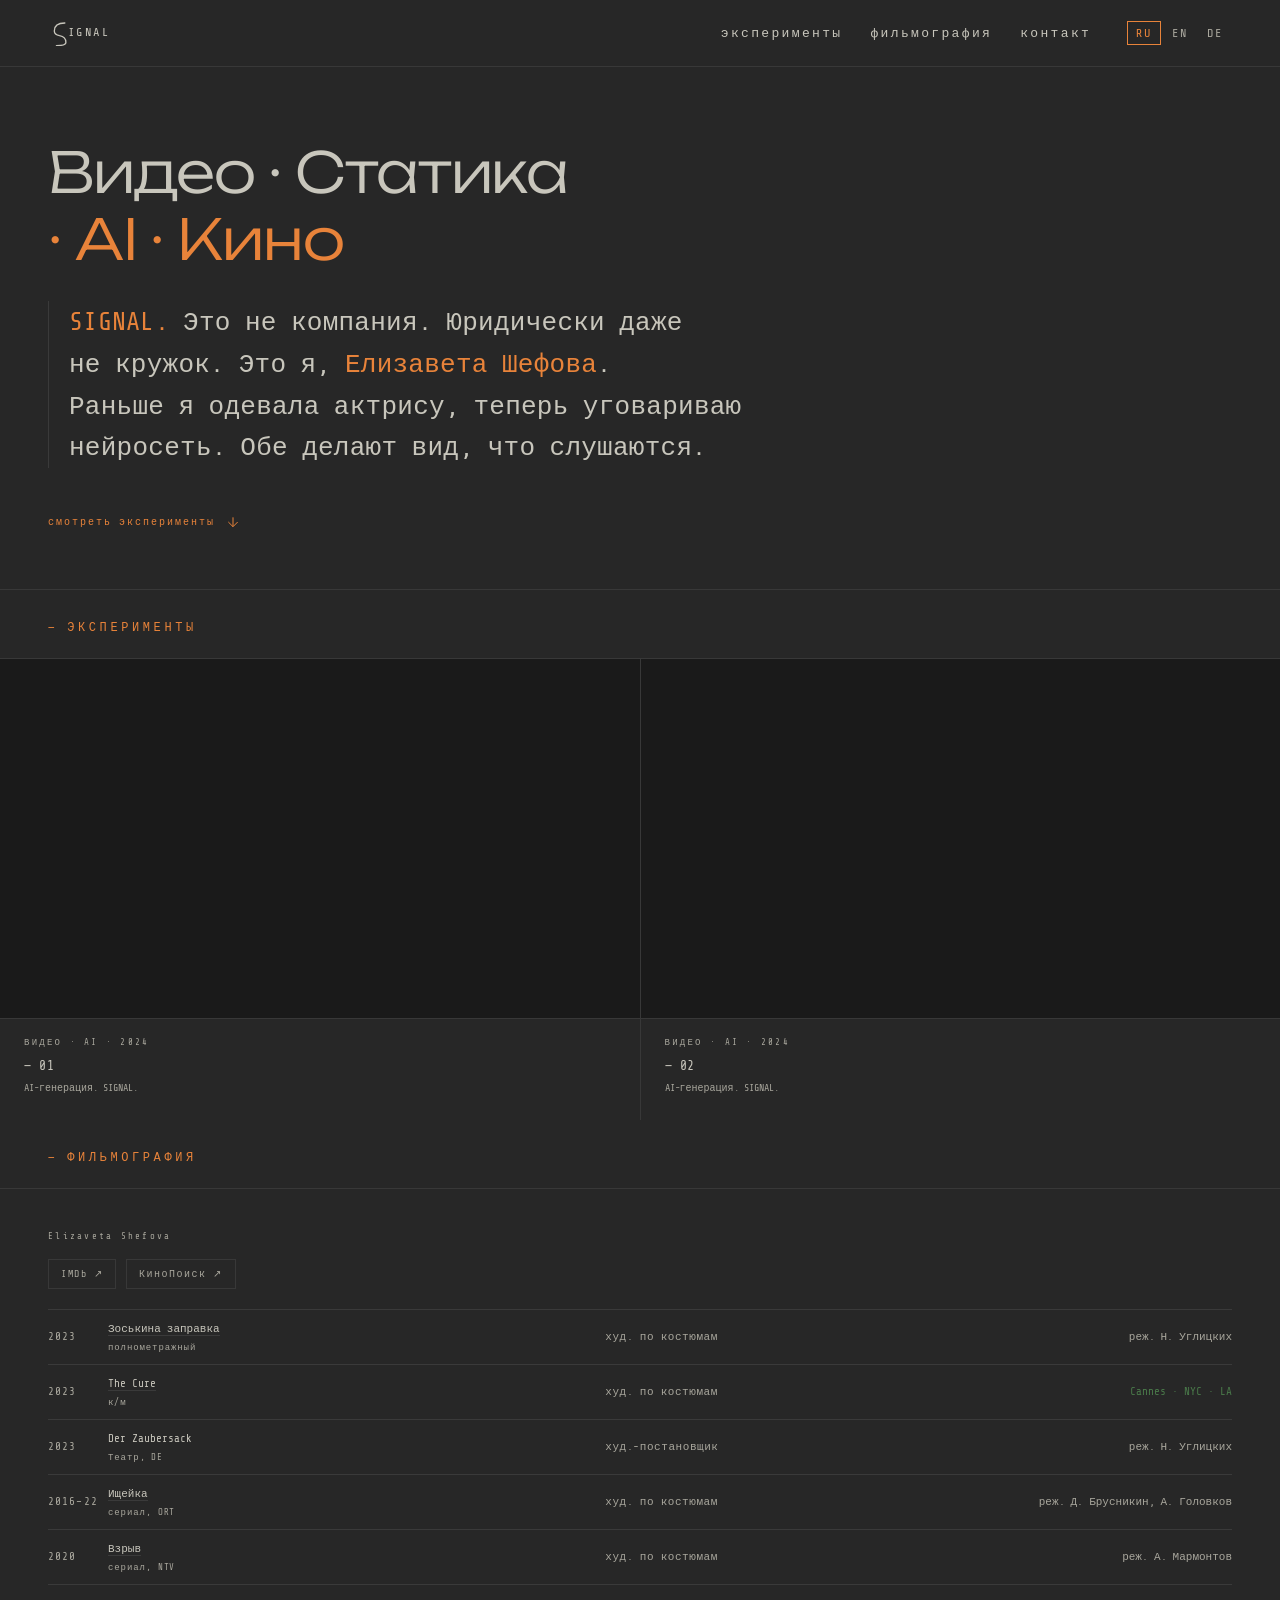
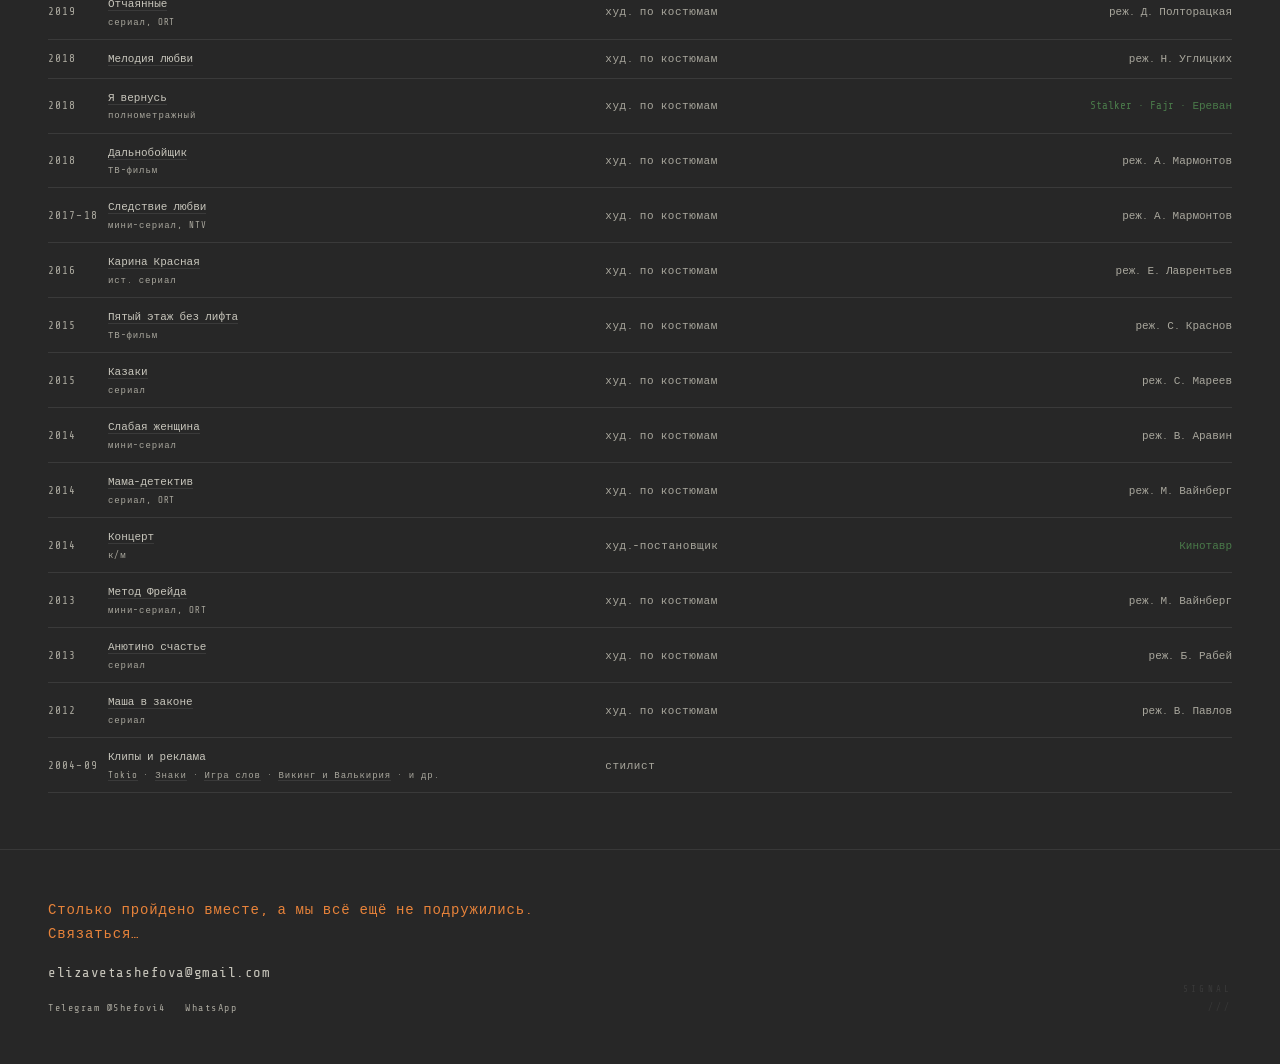
<file: index.html>
<!DOCTYPE html>
<html lang="ru">
<head>
  <meta charset="UTF-8">
  <meta name="viewport" content="width=device-width, initial-scale=1.0">

  <!-- SEO -->
  <title>SIGNAL — Elizaveta Shefova</title>
  <meta name="description" content="Елизавета Шефова — художник по костюмам и постановщик, кино и ИИ. Costume & production designer, film and AI.">
  <meta name="keywords" content="Elizaveta Shefova, costume designer, production designer, film, AI, SIGNAL, костюм, кино">
  <meta name="author" content="Elizaveta Shefova">

  <!-- Open Graph — превью ссылки в мессенджерах -->
  <meta property="og:title" content="SIGNAL — Elizaveta Shefova">
  <meta property="og:description" content="AI was going to replace us anyway. We said hi first. Signal received.">
  <meta property="og:type" content="website">
  <!-- og:image — добавь свою картинку в assets/og.jpg (1200x630px) -->
  <!-- <meta property="og:image" content="assets/og.jpg"> -->

  <!-- Канонический URL — поменяй на свой адрес после публикации -->
  <!-- <link rel="canonical" href="https://signal13.github.io"> -->

  <link rel="stylesheet" href="style.css">
  <link rel="preconnect" href="https://fonts.googleapis.com">
  <link rel="preconnect" href="https://fonts.gstatic.com" crossorigin>
  <link href="https://fonts.googleapis.com/css2?family=Share+Tech+Mono&family=Unbounded:wght@300;400&display=swap" rel="stylesheet">
</head>

<body class="lang-ru">

  <nav class="nav">
    <a href="#hero" class="nav-logo" aria-label="SIGNAL — на главную">
      <svg class="logo-svg" viewBox="0 0 38 48" fill="none" xmlns="http://www.w3.org/2000/svg" aria-hidden="true">
        <path d="M32 5 Q12 5 12 20 Q12 27 22 29 Q34 31 34 42 Q34 48 16 48"
              stroke="#c8c6bc" stroke-width="2.5" stroke-linecap="round"/>
      </svg>
      <!-- НАЗВАНИЕ В ШАПКЕ -->
      <span class="logo-text">IGNAL</span>
    </a>

    <div class="nav-right">
      <ul class="nav-links" id="nav-links" role="navigation" aria-label="Основная навигация">
        <li><a href="#works"   data-ru="эксперименты"  data-en="experiments"   data-de="Experimente">эксперименты</a></li>
        <li><a href="#about"   data-ru="фильмография" data-en="filmography" data-de="Filmografie">фильмография</a></li>
        <li><a href="#contact" data-ru="контакт" data-en="contact" data-de="kontakt">контакт</a></li>
      </ul>

      <div class="lang-switch" role="group" aria-label="Выбор языка">
        <button class="lang-btn active" data-lang="ru" aria-pressed="true">RU</button>
        <button class="lang-btn"        data-lang="en" aria-pressed="false">EN</button>
        <button class="lang-btn"        data-lang="de" aria-pressed="false">DE</button>
      </div>

      <button class="burger" id="burger" aria-label="Открыть меню" aria-expanded="false" aria-controls="nav-links">
        <span></span><span></span><span></span>
      </button>
    </div>
  </nav>

  <main>

    <section class="hero" id="hero">
      <h1 class="hero-title" id="hero-title">
        <!-- Текст подставляется из JS -->
      </h1>
      <p class="hero-quote" id="hero-quote"></p>
      <a href="#works" class="hero-cta" id="hero-cta">
        <span></span>
        <svg viewBox="0 0 24 24" fill="none" stroke="currentColor" stroke-width="1.5" aria-hidden="true">
          <path d="M12 5v14M5 12l7 7 7-7"/>
        </svg>
      </a>
    </section>

    <section class="works" id="works" aria-label="Эксперименты">
      <div class="section-label" id="label-works"></div>
      <div class="works-grid">

        <!-- ВИДЕО 1 — замени YouTube ID после /embed/ -->
        <article class="video-card">
          <div class="video-wrap">
            <iframe width="100%" height="100%"
              src="https://www.youtube.com/embed/MFepOg4JQAk?si=-ryZv97KIbb9etAZ"
              title="SIGNAL — 01"
              frameborder="0"
              allow="accelerometer; autoplay; clipboard-write; encrypted-media; gyroscope; picture-in-picture; web-share"
              referrerpolicy="strict-origin-when-cross-origin"
              allowfullscreen>
            </iframe>
          </div>
          <div class="card-info">
            <div class="card-type" data-ru="ВИДЕО · AI · 2024" data-en="VIDEO · AI · 2024" data-de="VIDEO · KI · 2024">ВИДЕО · AI · 2024</div>
            <div class="card-title">— 01</div>
            <div class="card-desc" data-ru="AI-генерация. SIGNAL." data-en="AI generated. SIGNAL." data-de="KI-generiert. SIGNAL.">AI-генерация. SIGNAL.</div>
          </div>
        </article>

        <!-- ВИДЕО 2 -->
        <article class="video-card">
          <div class="video-wrap">
            <iframe width="100%" height="100%"
              src="https://www.youtube.com/embed/vj9r2EYatQk?si=z8hj6rut6AMSP-Cv"
              title="SIGNAL — 02"
              frameborder="0"
              allow="accelerometer; autoplay; clipboard-write; encrypted-media; gyroscope; picture-in-picture; web-share"
              referrerpolicy="strict-origin-when-cross-origin"
              allowfullscreen>
            </iframe>
          </div>
          <div class="card-info">
            <div class="card-type" data-ru="ВИДЕО · AI · 2024" data-en="VIDEO · AI · 2024" data-de="VIDEO · KI · 2024">ВИДЕО · AI · 2024</div>
            <div class="card-title">— 02</div>
            <div class="card-desc" data-ru="AI-генерация. SIGNAL." data-en="AI generated. SIGNAL." data-de="KI-generiert. SIGNAL.">AI-генерация. SIGNAL.</div>
          </div>
        </article>

        <!-- НОВОЕ ВИДЕО — копируй блок выше и вставь сюда -->

      </div>
    </section>

    <section class="about" id="about" aria-label="Фильмография">
      <div class="section-label" id="label-about"></div>
      <div class="about-inner">

        <div class="film-section">
          <div class="film-label">Elizaveta Shefova</div>
          <div class="film-links">
            <a class="film-btn" href="https://www.imdb.com/name/nm13843572/" target="_blank" rel="noopener">IMDb ↗</a>
            <a class="film-btn" href="https://www.kinopoisk.ru/name/3715679/" target="_blank" rel="noopener" data-ru="КиноПоиск ↗" data-en="Kinopoisk ↗" data-de="Kinopoisk ↗">КиноПоиск ↗</a>
          </div>
          <table class="film-table" aria-label="Фильмография">
            <thead class="sr-only">
              <tr><th>Год</th><th>Проект</th><th>Роль</th><th>Примечание</th></tr>
            </thead>
            <tbody>
              <tr>
                <td class="f-year">2023</td>
                <td class="f-title" data-ru="<a class='f-link' href='https://www.imdb.com/title/tt24084852/' target='_blank' rel='noopener'>Зоськина заправка</a> <span class='f-sub'>полнометражный</span>" data-en="<a class='f-link' href='https://www.imdb.com/title/tt24084852/' target='_blank' rel='noopener'>Zoskina zapravka</a> <span class='f-sub'>Feature film</span>" data-de="<a class='f-link' href='https://www.imdb.com/title/tt24084852/' target='_blank' rel='noopener'>Zoskina zapravka</a> <span class='f-sub'>Spielfilm</span>"><a class='f-link' href='https://www.imdb.com/title/tt24084852/' target='_blank' rel='noopener'>Зоськина заправка</a> <span class='f-sub'>полнометражный</span></td>
                <td class="f-role" data-ru="худ. по костюмам" data-en="Costume Designer" data-de="Kostümbildnerin">худ. по костюмам</td>
                <td class="f-note" data-ru="реж. Н. Углицких" data-en="dir. N. Uglitskikh" data-de="Regie: N. Uglitskikh">реж. Н. Углицких</td>
              </tr>
              <tr>
                <td class="f-year">2023</td>
                <td class="f-title" data-ru="<a class='f-link' href='https://www.imdb.com/title/tt27830624/' target='_blank' rel='noopener'>The Cure</a> <span class='f-sub'>к/м</span>" data-en="<a class='f-link' href='https://www.imdb.com/title/tt27830624/' target='_blank' rel='noopener'>The Cure</a> <span class='f-sub'>Short film</span>" data-de="<a class='f-link' href='https://www.imdb.com/title/tt27830624/' target='_blank' rel='noopener'>The Cure</a> <span class='f-sub'>Kurzfilm</span>"><a class='f-link' href='https://www.imdb.com/title/tt27830624/' target='_blank' rel='noopener'>The Cure</a> <span class='f-sub'>к/м</span></td>
                <td class="f-role" data-ru="худ. по костюмам" data-en="Costume Designer" data-de="Kostümbildnerin">худ. по костюмам</td>
                <td class="f-note fest" data-ru="Cannes · NYC · LA" data-en="Cannes · NYC · LA" data-de="Cannes · NYC · LA">Cannes · NYC · LA</td>
              </tr>
              <tr>
                <td class="f-year">2023</td>
                <td class="f-title" data-ru="Der Zaubersack <span class='f-sub'>Театр, DE</span>" data-en="Der Zaubersack <span class='f-sub'>Theater, DE</span>" data-de="Der Zaubersack <span class='f-sub'>Theater, DE</span>">Der Zaubersack <span class='f-sub'>Театр, DE</span></td>
                <td class="f-role" data-ru="худ.-постановщик" data-en="Production Designer" data-de="Bühnenbildnerin">худ.-постановщик</td>
                <td class="f-note" data-ru="реж. Н. Углицких" data-en="dir. N. Uglitskikh" data-de="Regie: N. Uglitskikh">реж. Н. Углицких</td>
              </tr>
              <tr>
                <td class="f-year">2016–22</td>
                <td class="f-title" data-ru="<a class='f-link' href='https://www.imdb.com/title/tt10580146/' target='_blank' rel='noopener'>Ищейка</a> <span class='f-sub'>сериал, ORT</span>" data-en="<a class='f-link' href='https://www.imdb.com/title/tt10580146/' target='_blank' rel='noopener'>Ishcheyka</a> <span class='f-sub'>TV series, ORT</span>" data-de="<a class='f-link' href='https://www.imdb.com/title/tt10580146/' target='_blank' rel='noopener'>Ishcheyka</a> <span class='f-sub'>Serie, ORT</span>"><a class='f-link' href='https://www.imdb.com/title/tt10580146/' target='_blank' rel='noopener'>Ищейка</a> <span class='f-sub'>сериал, ORT</span></td>
                <td class="f-role" data-ru="худ. по костюмам" data-en="Costume Designer" data-de="Kostümbildnerin">худ. по костюмам</td>
                <td class="f-note" data-ru="реж. Д. Брусникин, А. Головков" data-en="dir. D. Brusnikin, A. Golovkov" data-de="Regie: D. Brusnikin, A. Golovkov">реж. Д. Брусникин, А. Головков</td>
              </tr>
              <tr>
                <td class="f-year">2020</td>
                <td class="f-title" data-ru="<a class='f-link' href='https://www.imdb.com/title/tt12544076/' target='_blank' rel='noopener'>Взрыв</a> <span class='f-sub'>сериал, NTV</span>" data-en="<a class='f-link' href='https://www.imdb.com/title/tt12544076/' target='_blank' rel='noopener'>Vzryv</a> <span class='f-sub'>TV series, NTV</span>" data-de="<a class='f-link' href='https://www.imdb.com/title/tt12544076/' target='_blank' rel='noopener'>Vzryv</a> <span class='f-sub'>Serie, NTV</span>"><a class='f-link' href='https://www.imdb.com/title/tt12544076/' target='_blank' rel='noopener'>Взрыв</a> <span class='f-sub'>сериал, NTV</span></td>
                <td class="f-role" data-ru="худ. по костюмам" data-en="Costume Designer" data-de="Kostümbildnerin">худ. по костюмам</td>
                <td class="f-note" data-ru="реж. А. Мармонтов" data-en="dir. A. Marmontov" data-de="Regie: A. Marmontov">реж. А. Мармонтов</td>
              </tr>
              <tr>
                <td class="f-year">2019</td>
                <td class="f-title" data-ru="<a class='f-link' href='https://www.imdb.com/title/tt10254820/' target='_blank' rel='noopener'>Отчаянные</a> <span class='f-sub'>сериал, ORT</span>" data-en="<a class='f-link' href='https://www.imdb.com/title/tt10254820/' target='_blank' rel='noopener'>Otchayannye</a> <span class='f-sub'>TV series, ORT</span>" data-de="<a class='f-link' href='https://www.imdb.com/title/tt10254820/' target='_blank' rel='noopener'>Otchayannye</a> <span class='f-sub'>Serie, ORT</span>"><a class='f-link' href='https://www.imdb.com/title/tt10254820/' target='_blank' rel='noopener'>Отчаянные</a> <span class='f-sub'>сериал, ORT</span></td>
                <td class="f-role" data-ru="худ. по костюмам" data-en="Costume Designer" data-de="Kostümbildnerin">худ. по костюмам</td>
                <td class="f-note" data-ru="реж. Д. Полторацкая" data-en="dir. D. Poltoratskaya" data-de="Regie: D. Poltoratskaya">реж. Д. Полторацкая</td>
              </tr>
              <tr>
                <td class="f-year">2018</td>
                <td class="f-title" data-ru="<a class='f-link' href='https://www.imdb.com/title/tt15296170/' target='_blank' rel='noopener'>Мелодия любви</a>" data-en="<a class='f-link' href='https://www.imdb.com/title/tt15296170/' target='_blank' rel='noopener'>Melodiya lyubvi</a>" data-de="<a class='f-link' href='https://www.imdb.com/title/tt15296170/' target='_blank' rel='noopener'>Melodiya lyubvi</a>"><a class='f-link' href='https://www.imdb.com/title/tt15296170/' target='_blank' rel='noopener'>Мелодия любви</a></td>
                <td class="f-role" data-ru="худ. по костюмам" data-en="Costume Designer" data-de="Kostümbildnerin">худ. по костюмам</td>
                <td class="f-note" data-ru="реж. Н. Углицких" data-en="dir. N. Uglitskikh" data-de="Regie: N. Uglitskikh">реж. Н. Углицких</td>
              </tr>
              <tr>
                <td class="f-year">2018</td>
                <td class="f-title" data-ru="<a class='f-link' href='https://www.imdb.com/title/tt9105846/' target='_blank' rel='noopener'>Я вернусь</a> <span class='f-sub'>полнометражный</span>" data-en="<a class='f-link' href='https://www.imdb.com/title/tt9105846/' target='_blank' rel='noopener'>I&#39;ll come back home</a> <span class='f-sub'>Feature film</span>" data-de="<a class='f-link' href='https://www.imdb.com/title/tt9105846/' target='_blank' rel='noopener'>I&#39;ll come back home</a> <span class='f-sub'>Spielfilm</span>"><a class='f-link' href='https://www.imdb.com/title/tt9105846/' target='_blank' rel='noopener'>Я вернусь</a> <span class='f-sub'>полнометражный</span></td>
                <td class="f-role" data-ru="худ. по костюмам" data-en="Costume Designer" data-de="Kostümbildnerin">худ. по костюмам</td>
                <td class="f-note fest" data-ru="Stalker · Fajr · Ереван" data-en="Stalker · Fajr · Yerevan" data-de="Stalker · Fajr · Erevan">Stalker · Fajr · Ереван</td>
              </tr>
              <tr>
                <td class="f-year">2018</td>
                <td class="f-title" data-ru="<a class='f-link' href='https://www.imdb.com/title/tt10908802/' target='_blank' rel='noopener'>Дальнобойщик</a> <span class='f-sub'>ТВ-фильм</span>" data-en="<a class='f-link' href='https://www.imdb.com/title/tt10908802/' target='_blank' rel='noopener'>Dalnoboyshchik</a> <span class='f-sub'>TV movie</span>" data-de="<a class='f-link' href='https://www.imdb.com/title/tt10908802/' target='_blank' rel='noopener'>Dalnoboyshchik</a> <span class='f-sub'>TV-Film</span>"><a class='f-link' href='https://www.imdb.com/title/tt10908802/' target='_blank' rel='noopener'>Дальнобойщик</a> <span class='f-sub'>ТВ-фильм</span></td>
                <td class="f-role" data-ru="худ. по костюмам" data-en="Costume Designer" data-de="Kostümbildnerin">худ. по костюмам</td>
                <td class="f-note" data-ru="реж. А. Мармонтов" data-en="dir. A. Marmontov" data-de="Regie: A. Marmontov">реж. А. Мармонтов</td>
              </tr>
              <tr>
                <td class="f-year">2017–18</td>
                <td class="f-title" data-ru="<a class='f-link' href='https://www.imdb.com/title/tt15223892/' target='_blank' rel='noopener'>Следствие любви</a> <span class='f-sub'>мини-сериал, NTV</span>" data-en="<a class='f-link' href='https://www.imdb.com/title/tt15223892/' target='_blank' rel='noopener'>Sledstviye lyubvi</a> <span class='f-sub'>Mini-series, NTV</span>" data-de="<a class='f-link' href='https://www.imdb.com/title/tt15223892/' target='_blank' rel='noopener'>Sledstviye lyubvi</a> <span class='f-sub'>Miniserie, NTV</span>"><a class='f-link' href='https://www.imdb.com/title/tt15223892/' target='_blank' rel='noopener'>Следствие любви</a> <span class='f-sub'>мини-сериал, NTV</span></td>
                <td class="f-role" data-ru="худ. по костюмам" data-en="Costume Designer" data-de="Kostümbildnerin">худ. по костюмам</td>
                <td class="f-note" data-ru="реж. А. Мармонтов" data-en="dir. A. Marmontov" data-de="Regie: A. Marmontov">реж. А. Мармонтов</td>
              </tr>
              <tr>
                <td class="f-year">2016</td>
                <td class="f-title" data-ru="<a class='f-link' href='https://www.imdb.com/title/tt11198994/' target='_blank' rel='noopener'>Карина Красная</a> <span class='f-sub'>ист. сериал</span>" data-en="<a class='f-link' href='https://www.imdb.com/title/tt11198994/' target='_blank' rel='noopener'>Karina Krasnaya</a> <span class='f-sub'>Historical series</span>" data-de="<a class='f-link' href='https://www.imdb.com/title/tt11198994/' target='_blank' rel='noopener'>Karina Krasnaya</a> <span class='f-sub'>Historische Serie</span>"><a class='f-link' href='https://www.imdb.com/title/tt11198994/' target='_blank' rel='noopener'>Карина Красная</a> <span class='f-sub'>ист. сериал</span></td>
                <td class="f-role" data-ru="худ. по костюмам" data-en="Costume Designer" data-de="Kostümbildnerin">худ. по костюмам</td>
                <td class="f-note" data-ru="реж. Е. Лаврентьев" data-en="dir. E. Lavrentiev" data-de="Regie: E. Lavrentiev">реж. Е. Лаврентьев</td>
              </tr>
              <tr>
                <td class="f-year">2015</td>
                <td class="f-title" data-ru="<a class='f-link' href='https://www.imdb.com/title/tt19375592/' target='_blank' rel='noopener'>Пятый этаж без лифта</a> <span class='f-sub'>ТВ-фильм</span>" data-en="<a class='f-link' href='https://www.imdb.com/title/tt19375592/' target='_blank' rel='noopener'>Pyatiy etazh bez lifta</a> <span class='f-sub'>TV movie</span>" data-de="<a class='f-link' href='https://www.imdb.com/title/tt19375592/' target='_blank' rel='noopener'>Pyatiy etazh bez lifta</a> <span class='f-sub'>TV-Film</span>"><a class='f-link' href='https://www.imdb.com/title/tt19375592/' target='_blank' rel='noopener'>Пятый этаж без лифта</a> <span class='f-sub'>ТВ-фильм</span></td>
                <td class="f-role" data-ru="худ. по костюмам" data-en="Costume Designer" data-de="Kostümbildnerin">худ. по костюмам</td>
                <td class="f-note" data-ru="реж. С. Краснов" data-en="dir. S. Krasnov" data-de="Regie: S. Krasnov">реж. С. Краснов</td>
              </tr>
              <tr>
                <td class="f-year">2015</td>
                <td class="f-title" data-ru="<a class='f-link' href='https://www.imdb.com/title/tt4787006/' target='_blank' rel='noopener'>Казаки</a> <span class='f-sub'>сериал</span>" data-en="<a class='f-link' href='https://www.imdb.com/title/tt4787006/' target='_blank' rel='noopener'>Kazaki</a> <span class='f-sub'>TV series</span>" data-de="<a class='f-link' href='https://www.imdb.com/title/tt4787006/' target='_blank' rel='noopener'>Kazaki</a> <span class='f-sub'>Serie</span>"><a class='f-link' href='https://www.imdb.com/title/tt4787006/' target='_blank' rel='noopener'>Казаки</a> <span class='f-sub'>сериал</span></td>
                <td class="f-role" data-ru="худ. по костюмам" data-en="Costume Designer" data-de="Kostümbildnerin">худ. по костюмам</td>
                <td class="f-note" data-ru="реж. С. Мареев" data-en="dir. S. Mareev" data-de="Regie: S. Mareev">реж. С. Мареев</td>
              </tr>
              <tr>
                <td class="f-year">2014</td>
                <td class="f-title" data-ru="<a class='f-link' href='https://www.imdb.com/title/tt12264542/' target='_blank' rel='noopener'>Слабая женщина</a> <span class='f-sub'>мини-сериал</span>" data-en="<a class='f-link' href='https://www.imdb.com/title/tt12264542/' target='_blank' rel='noopener'>Slabaya zhenshchina</a> <span class='f-sub'>Mini-series</span>" data-de="<a class='f-link' href='https://www.imdb.com/title/tt12264542/' target='_blank' rel='noopener'>Slabaya zhenshchina</a> <span class='f-sub'>Miniserie</span>"><a class='f-link' href='https://www.imdb.com/title/tt12264542/' target='_blank' rel='noopener'>Слабая женщина</a> <span class='f-sub'>мини-сериал</span></td>
                <td class="f-role" data-ru="худ. по костюмам" data-en="Costume Designer" data-de="Kostümbildnerin">худ. по костюмам</td>
                <td class="f-note" data-ru="реж. В. Аравин" data-en="dir. V. Aravin" data-de="Regie: V. Aravin">реж. В. Аравин</td>
              </tr>
              <tr>
                <td class="f-year">2014</td>
                <td class="f-title" data-ru="<a class='f-link' href='https://www.imdb.com/title/tt4727960/' target='_blank' rel='noopener'>Мама-детектив</a> <span class='f-sub'>сериал, ORT</span>" data-en="<a class='f-link' href='https://www.imdb.com/title/tt4727960/' target='_blank' rel='noopener'>Mama-detektiv</a> <span class='f-sub'>TV series, ORT</span>" data-de="<a class='f-link' href='https://www.imdb.com/title/tt4727960/' target='_blank' rel='noopener'>Mama-detektiv</a> <span class='f-sub'>Serie, ORT</span>"><a class='f-link' href='https://www.imdb.com/title/tt4727960/' target='_blank' rel='noopener'>Мама-детектив</a> <span class='f-sub'>сериал, ORT</span></td>
                <td class="f-role" data-ru="худ. по костюмам" data-en="Costume Designer" data-de="Kostümbildnerin">худ. по костюмам</td>
                <td class="f-note" data-ru="реж. М. Вайнберг" data-en="dir. M. Vainberg" data-de="Regie: M. Vainberg">реж. М. Вайнберг</td>
              </tr>
              <tr>
                <td class="f-year">2014</td>
                <td class="f-title" data-ru="<a class='f-link' href='https://www.youtube.com/watch?v=PZCOJCKNQLw' target='_blank' rel='noopener'>Концерт</a> <span class='f-sub'>к/м</span>" data-en="<a class='f-link' href='https://www.youtube.com/watch?v=PZCOJCKNQLw' target='_blank' rel='noopener'>Kontsert</a> <span class='f-sub'>Short film</span>" data-de="<a class='f-link' href='https://www.youtube.com/watch?v=PZCOJCKNQLw' target='_blank' rel='noopener'>Kontsert</a> <span class='f-sub'>Kurzfilm</span>"><a class='f-link' href='https://www.youtube.com/watch?v=PZCOJCKNQLw' target='_blank' rel='noopener'>Концерт</a> <span class='f-sub'>к/м</span></td>
                <td class="f-role" data-ru="худ.-постановщик" data-en="Production Designer" data-de="Szenenbildnerin">худ.-постановщик</td>
                <td class="f-note fest" data-ru="Кинотавр" data-en="Kinotavr" data-de="Kinotavr">Кинотавр</td>
              </tr>
              <tr>
                <td class="f-year">2013</td>
                <td class="f-title" data-ru="<a class='f-link' href='https://www.imdb.com/title/tt2372236/' target='_blank' rel='noopener'>Метод Фрейда</a> <span class='f-sub'>мини-сериал, ORT</span>" data-en="<a class='f-link' href='https://www.imdb.com/title/tt2372236/' target='_blank' rel='noopener'>Metod Freyda</a> <span class='f-sub'>Mini-series, ORT</span>" data-de="<a class='f-link' href='https://www.imdb.com/title/tt2372236/' target='_blank' rel='noopener'>Metod Freyda</a> <span class='f-sub'>Miniserie, ORT</span>"><a class='f-link' href='https://www.imdb.com/title/tt2372236/' target='_blank' rel='noopener'>Метод Фрейда</a> <span class='f-sub'>мини-сериал, ORT</span></td>
                <td class="f-role" data-ru="худ. по костюмам" data-en="Costume Designer" data-de="Kostümbildnerin">худ. по костюмам</td>
                <td class="f-note" data-ru="реж. М. Вайнберг" data-en="dir. M. Vainberg" data-de="Regie: M. Vainberg">реж. М. Вайнберг</td>
              </tr>
              <tr>
                <td class="f-year">2013</td>
                <td class="f-title" data-ru="<a class='f-link' href='https://www.imdb.com/title/tt5031870/' target='_blank' rel='noopener'>Анютино счастье</a> <span class='f-sub'>сериал</span>" data-en="<a class='f-link' href='https://www.imdb.com/title/tt5031870/' target='_blank' rel='noopener'>Anyutino schaste</a> <span class='f-sub'>TV series</span>" data-de="<a class='f-link' href='https://www.imdb.com/title/tt5031870/' target='_blank' rel='noopener'>Anyutino schaste</a> <span class='f-sub'>Serie</span>"><a class='f-link' href='https://www.imdb.com/title/tt5031870/' target='_blank' rel='noopener'>Анютино счастье</a> <span class='f-sub'>сериал</span></td>
                <td class="f-role" data-ru="худ. по костюмам" data-en="Costume Designer" data-de="Kostümbildnerin">худ. по костюмам</td>
                <td class="f-note" data-ru="реж. Б. Рабей" data-en="dir. B. Rabey" data-de="Regie: B. Rabey">реж. Б. Рабей</td>
              </tr>
              <tr>
                <td class="f-year">2012</td>
                <td class="f-title" data-ru="<a class='f-link' href='https://www.imdb.com/title/tt3577578/' target='_blank' rel='noopener'>Маша в законе</a> <span class='f-sub'>сериал</span>" data-en="<a class='f-link' href='https://www.imdb.com/title/tt3577578/' target='_blank' rel='noopener'>Masha v zakone</a> <span class='f-sub'>TV series</span>" data-de="<a class='f-link' href='https://www.imdb.com/title/tt3577578/' target='_blank' rel='noopener'>Masha v zakone</a> <span class='f-sub'>Serie</span>"><a class='f-link' href='https://www.imdb.com/title/tt3577578/' target='_blank' rel='noopener'>Маша в законе</a> <span class='f-sub'>сериал</span></td>
                <td class="f-role" data-ru="худ. по костюмам" data-en="Costume Designer" data-de="Kostümbildnerin">худ. по костюмам</td>
                <td class="f-note" data-ru="реж. В. Павлов" data-en="dir. V. Pavlov" data-de="Regie: V. Pavlov">реж. В. Павлов</td>
              </tr>
              <tr>
                <td class="f-year">2004–09</td>
                <td class="f-title" data-ru="Клипы и реклама <span class='f-sub'><a class='f-link' href='https://www.youtube.com/watch?v=H5yRy7dNQ2I' target='_blank' rel='noopener'>Tokio</a> · <a class='f-link' href='https://www.youtube.com/watch?v=BkAY59LgreY' target='_blank' rel='noopener'>Знаки</a> · <a class='f-link' href='https://www.youtube.com/watch?v=tTqmXo_w5Vk' target='_blank' rel='noopener'>Игра слов</a> · <a class='f-link' href='https://www.youtube.com/watch?v=E6HamervCdw' target='_blank' rel='noopener'>Викинг и Валькирия</a> · и др.</span>" data-en="Music videos &amp; commercials <span class='f-sub'><a class='f-link' href='https://www.youtube.com/watch?v=H5yRy7dNQ2I' target='_blank' rel='noopener'>Tokio</a> · <a class='f-link' href='https://www.youtube.com/watch?v=BkAY59LgreY' target='_blank' rel='noopener'>Znaki</a> · <a class='f-link' href='https://www.youtube.com/watch?v=tTqmXo_w5Vk' target='_blank' rel='noopener'>Igra Slov</a> · <a class='f-link' href='https://www.youtube.com/watch?v=E6HamervCdw' target='_blank' rel='noopener'>Viking and Valkyrie</a> · et al.</span>" data-de="Musikvideos &amp; Werbung <span class='f-sub'><a class='f-link' href='https://www.youtube.com/watch?v=H5yRy7dNQ2I' target='_blank' rel='noopener'>Tokio</a> · <a class='f-link' href='https://www.youtube.com/watch?v=BkAY59LgreY' target='_blank' rel='noopener'>Znaki</a> · <a class='f-link' href='https://www.youtube.com/watch?v=tTqmXo_w5Vk' target='_blank' rel='noopener'>Igra Slov</a> · <a class='f-link' href='https://www.youtube.com/watch?v=E6HamervCdw' target='_blank' rel='noopener'>Wikinger und Walküre</a> · u.a.</span>">Клипы и реклама <span class='f-sub'><a class='f-link' href='https://www.youtube.com/watch?v=H5yRy7dNQ2I' target='_blank' rel='noopener'>Tokio</a> · <a class='f-link' href='https://www.youtube.com/watch?v=BkAY59LgreY' target='_blank' rel='noopener'>Знаки</a> · <a class='f-link' href='https://www.youtube.com/watch?v=tTqmXo_w5Vk' target='_blank' rel='noopener'>Игра слов</a> · <a class='f-link' href='https://www.youtube.com/watch?v=E6HamervCdw' target='_blank' rel='noopener'>Викинг и Валькирия</a> · и др.</span></td>
                <td class="f-role" data-ru="стилист" data-en="Stylist" data-de="Stylistin">стилист</td>
                <td class="f-note"></td>
              </tr>
            </tbody>
          </table>
        </div>
      </div>
    </section>

  </main>

  <footer class="contact" id="contact">
    <div class="contact-left">
      <div class="contact-label" id="label-contact"></div>
      <!-- EMAIL — меняй в обоих местах -->
      <a href="mailto:elizavetashefova@gmail.com" class="contact-email">
        elizavetashefova@gmail.com
      </a>
      <div class="contact-links">
        <a href="https://t.me/Shefovi4" target="_blank" rel="noopener">Telegram @Shefovi4</a>
        <a href="https://wa.me/4915773677955" target="_blank" rel="noopener">WhatsApp</a>
      </div>
    </div>
    <div class="signal-end">SIGNAL<br><span class="slashes">///</span></div>
  </footer>

  <script src="script.js"></script>
</body>
</html>
</file>
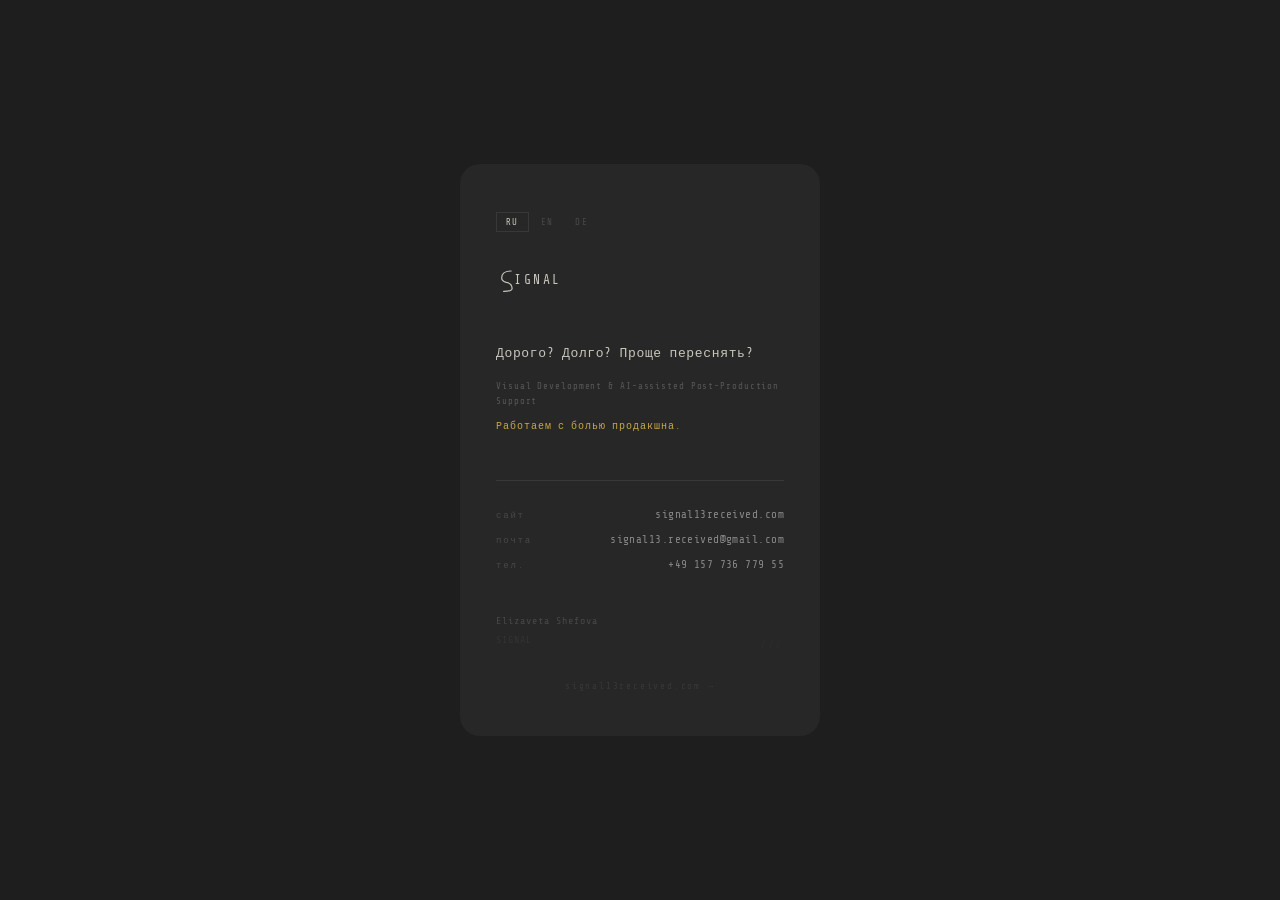
<file: card.html>
<!DOCTYPE html>
<html lang="ru">
<head>
  <meta charset="UTF-8">
  <meta name="viewport" content="width=device-width, initial-scale=1.0, maximum-scale=1.0">
  <title>SIGNAL — Elizaveta Shefova</title>
  <meta name="description" content="SIGNAL — Visual Development & AI-assisted Post-Production Support">
  <meta property="og:title" content="SIGNAL — Elizaveta Shefova">
  <meta property="og:description" content="Working with production pain.">
  <link rel="preconnect" href="https://fonts.googleapis.com">
  <link rel="preconnect" href="https://fonts.gstatic.com" crossorigin>
  <link href="https://fonts.googleapis.com/css2?family=Share+Tech+Mono&display=swap" rel="stylesheet">
  <style>
    * { box-sizing: border-box; margin: 0; padding: 0; }

    html, body {
      min-height: 100vh;
      background: #1e1e1e;
      display: flex;
      align-items: center;
      justify-content: center;
      font-family: 'Share Tech Mono', 'Courier New', monospace;
    }

    .card {
      background: #272727;
      border-radius: 20px;
      padding: 48px 36px 44px;
      width: 100%;
      max-width: 360px;
      margin: 24px;
    }

    .lang-row { display: flex; gap: 2px; margin-bottom: 36px; }
    .lang-btn {
      font-family: 'Share Tech Mono', monospace;
      font-size: 9px; letter-spacing: 0.15em; color: #484848;
      background: none; border: 0.5px solid transparent;
      padding: 4px 9px; cursor: pointer; transition: all 0.2s;
    }
    .lang-btn.active { color: #c8c6bc; border-color: #383838; }

    .logo { display: flex; align-items: center; margin-bottom: 48px; }
    .logo svg { width: 18px; height: 24px; }
    .logo-text { font-size: 13px; letter-spacing: 0.2em; color: #c8c6bc; }

    .tagline { font-size: 13px; color: #c8c6bc; line-height: 1.95; letter-spacing: 0.05em; margin-bottom: 14px; }
    .service { font-size: 9px; color: #585858; letter-spacing: 0.1em; line-height: 1.7; margin-bottom: 10px; }
    .sub { font-size: 10px; color: #c8a84b; letter-spacing: 0.1em; margin-bottom: 48px; }

    .divider { height: 0.5px; background: #383838; margin-bottom: 28px; }

    .contacts { display: flex; flex-direction: column; gap: 12px; margin-bottom: 40px; }
    .contact-row { display: flex; justify-content: space-between; align-items: baseline; }
    .contact-label { font-size: 9px; letter-spacing: 0.2em; color: #484848; }
    .contact-value { font-size: 11px; color: #888; letter-spacing: 0.04em; }
    .contact-value a { color: #888; text-decoration: none; transition: color 0.2s; }
    .contact-value a:hover { color: #c8c6bc; }

    .footer { display: flex; justify-content: space-between; align-items: flex-end; }
    .name { font-size: 10px; color: #484848; letter-spacing: 0.1em; line-height: 1.9; }
    .slashes { font-size: 9px; letter-spacing: 0.3em; color: #2e2e2e; }

    .site-link {
      display: block; text-align: center; margin-top: 32px;
      font-size: 9px; letter-spacing: 0.2em; color: #383838;
      text-decoration: none; transition: color 0.2s;
    }
    .site-link:hover { color: #585858; }
  </style>
</head>
<body>

<div class="card">
  <div class="lang-row">
    <button class="lang-btn active" data-lang="ru">RU</button>
    <button class="lang-btn" data-lang="en">EN</button>
    <button class="lang-btn" data-lang="de">DE</button>
  </div>

  <div class="logo">
    <svg viewBox="0 0 38 48" fill="none" xmlns="http://www.w3.org/2000/svg">
      <path d="M32 5 Q12 5 12 20 Q12 27 22 29 Q34 31 34 42 Q34 48 16 48"
            stroke="#c8c6bc" stroke-width="2.5" stroke-linecap="round"/>
    </svg>
    <span class="logo-text">IGNAL</span>
  </div>

  <div class="tagline" id="tagline">Дорого? Долго? Проще переснять?</div>
  <div class="service" id="service">Visual Development & AI-assisted Post-Production Support</div>
  <div class="sub" id="sub">Работаем с болью продакшна.</div>

  <div class="divider"></div>

  <div class="contacts">
    <div class="contact-row">
      <span class="contact-label" id="label-site">сайт</span>
      <span class="contact-value"><a href="https://signal13received.com">signal13received.com</a></span>
    </div>
    <div class="contact-row">
      <span class="contact-label" id="label-mail">почта</span>
      <span class="contact-value"><a href="mailto:signal13.received@gmail.com">signal13.received@gmail.com</a></span>
    </div>
    <div class="contact-row">
      <span class="contact-label" id="label-phone">тел.</span>
      <span class="contact-value"><a href="tel:+4915773677955">+49 157 736 779 55</a></span>
    </div>
  </div>

  <div class="footer">
    <div class="name">
      Elizaveta Shefova<br>
      <span style="color:#333">SIGNAL</span>
    </div>
    <div class="slashes">///</div>
  </div>

  <a href="https://signal13received.com" class="site-link">signal13received.com →</a>
</div>

<script>
const i18n = {
  ru: { tagline: 'Дорого? Долго? Проще переснять?', service: 'Visual Development & AI-assisted Post-Production Support', sub: 'Работаем с болью продакшна.', site: 'сайт', mail: 'почта', phone: 'тел.' },
  en: { tagline: 'Too expensive? Too long? Need a reshoot?', service: 'Visual Development & AI-assisted Post-Production Support', sub: 'Working with production pain.', site: 'web', mail: 'email', phone: 'phone' },
  de: { tagline: 'Zu teuer? Zu lang? Neu drehen?', service: 'Visual Development & KI-gestützte Postproduktion', sub: 'Wir arbeiten mit Production Pain.', site: 'web', mail: 'email', phone: 'Tel.' }
};

function setLang(lang) {
  const t = i18n[lang];
  document.documentElement.lang = lang;
  document.getElementById('tagline').textContent   = t.tagline;
  document.getElementById('service').textContent   = t.service;
  document.getElementById('sub').textContent       = t.sub;
  document.getElementById('label-site').textContent  = t.site;
  document.getElementById('label-mail').textContent  = t.mail;
  document.getElementById('label-phone').textContent = t.phone;
  document.querySelectorAll('.lang-btn').forEach(b => {
    b.classList.toggle('active', b.dataset.lang === lang);
  });
  try { localStorage.setItem('signal-card-lang', lang); } catch(e) {}
}

document.querySelectorAll('.lang-btn').forEach(btn => {
  btn.addEventListener('click', () => setLang(btn.dataset.lang));
});

(function() {
  let lang = 'ru';
  try { lang = localStorage.getItem('signal-card-lang') || 'ru'; } catch(e) {}
  setLang(lang);
})();
</script>

</body>
</html>
</file>
<file: style.css>
/* ═══════════════════════════════════════════════════
   SIGNAL13 — style.css
   ═══════════════════════════════════════════════════

   ЦВЕТА — меняй значения переменных ниже:
   --bg        фон страницы
   --bg2       фон при наведении
   --line      цвет линий и рамок
   --text      основной текст
   --muted     приглушённый текст
   --dim       очень приглушённый
   --fest      цвет фестивальных меток
═══════════════════════════════════════════════════ */

:root {
  --bg:     #272727;
  --bg2:    #202020;
  --line:   #383838;
  --text:   #c8c6bc;
  --muted:  #a9a79d;
  --accent: #E8833A;
  --dim:    #3a3a3a;
  --fest:   #4a7a4a;

  /* ШРИФТЫ — меняй названия если подключаешь другие */
  --font-mono:    'Share Tech Mono', monospace;
  --font-display: 'Unbounded', sans-serif;
}

/* ─── RESET ─── */
*, *::before, *::after { box-sizing: border-box; margin: 0; padding: 0; }
html { scroll-behavior: smooth; }
img, iframe { display: block; max-width: 100%; }
a { text-decoration: none; color: inherit; }
button { background: none; border: none; cursor: pointer; font-family: inherit; }

/* ─── BASE ─── */
body {
  background: var(--bg);
  color: var(--text);
  font-family: var(--font-mono);
  line-height: 1.6;
  cursor: crosshair;
}

/* ─── NAV ─── */
.nav {
  display: flex;
  justify-content: space-between;
  align-items: center;
  padding: 20px 48px;
  border-bottom: 0.5px solid var(--line);
  position: sticky;
  top: 0;
  background: var(--bg);
  z-index: 100;
}

.nav-logo {
  display: flex;
  align-items: center;
  gap: 0;
}

.logo-svg {
  width: 20px;
  height: 26px;
}

.logo-text {
  font-family: var(--font-mono);
  font-size: 12px;
  letter-spacing: 0.2em;
  color: var(--text);
}

.nav-right {
  display: flex;
  align-items: center;
  gap: 36px;
}

.nav-links {
  display: flex;
  gap: 28px;
  list-style: none;
}

.nav-links a {
  font-size: 13px;
  letter-spacing: 0.18em;
  color: var(--text);
  transition: color 0.2s;
}

.nav-links a:hover { color: var(--text); }

/* ─── LANG SWITCH ─── */
.lang-switch {
  display: flex;
  gap: 2px;
}

.lang-btn {
  font-family: var(--font-mono);
  font-size: 12px;
  letter-spacing: 0.15em;
  color: var(--muted);
  padding: 4px 8px;
  border: 0.5px solid transparent;
  transition: all 0.2s;
}

.lang-btn.active {
  color: var(--accent);
  border-color: var(--accent);
}

.lang-btn:hover { color: var(--accent); }

/* ─── BURGER (мобильное меню) ─── */
.burger {
  display: none;
  flex-direction: column;
  gap: 5px;
  padding: 4px;
}

.burger span {
  display: block;
  width: 22px;
  height: 0.5px;
  background: var(--text);
  transition: all 0.3s;
}

.burger.open span:nth-child(1) { transform: rotate(45deg) translate(4px, 4px); }
.burger.open span:nth-child(2) { opacity: 0; }
.burger.open span:nth-child(3) { transform: rotate(-45deg) translate(4px, -4px); }

/* ─── HERO ─── */
.hero {
  padding: 72px 48px 56px;
  border-bottom: 0.5px solid var(--line);
}

.hero-tag {
  font-size: 9px;
  letter-spacing: 0.3em;
  color: var(--muted);
  margin-bottom: 24px;
}

.hero-title {
  font-family: var(--font-display);
  font-size: clamp(28px, 4.5vw, 56px);
  font-weight: 300;
  line-height: 1.2;
  letter-spacing: -0.02em;
  color: var(--text);
  margin-bottom: 28px;
}

.hero-quote {
  font-size: 11px;
  color: var(--muted);
  letter-spacing: 0.08em;
  line-height: 1.8;
  border-left: 0.5px solid var(--dim);
  padding-left: 20px;
  margin-bottom: 40px;
  max-width: 520px;
}

.hero-cta {
  display: inline-flex;
  align-items: center;
  gap: 10px;
  font-size: 10px;
  letter-spacing: 0.2em;
  color: var(--muted);
  transition: color 0.2s;
}

.hero-cta:hover { color: var(--text); }

.hero-cta svg {
  width: 16px;
  height: 16px;
  transition: transform 0.3s;
}

.hero-cta:hover svg { transform: translateY(3px); }

/* ─── SECTION LABEL ─── */
.section-label {
  padding: 28px 48px 20px;
  font-size: 12px;
  letter-spacing: 0.3em;
  color: var(--accent);
  border-bottom: 0.5px solid var(--line);
}

/* ─── WORKS GRID ─── */
.works-grid {
  display: grid;
  grid-template-columns: 1fr 1fr;
  gap: 1px;
  background: var(--line);
}

.video-card {
  background: var(--bg);
  transition: background 0.2s;
}

.video-card:hover { background: var(--bg2); }

.video-wrap {
  position: relative;
  padding-bottom: 56.25%; /* 16:9 */
  background: #1a1a1a;
  overflow: hidden;
}

.video-wrap iframe {
  position: absolute;
  top: 0; left: 0;
  width: 100%; height: 100%;
  border: none;
}

.card-info {
  padding: 16px 24px 24px;
  border-top: 0.5px solid var(--line);
}

.card-type {
  font-size: 9px;
  letter-spacing: 0.25em;
  color: var(--muted);
  margin-bottom: 6px;
}

.card-title {
  font-size: 13px;
  color: var(--text);
  margin-bottom: 4px;
  letter-spacing: 0.05em;
}

.card-desc {
  font-size: 10px;
  color: var(--muted);
  line-height: 1.6;
}

/* ─── ABOUT ─── */
.about-inner {
  padding: 40px 48px 56px;
}

.about-text {
  font-size: 13px;
  color: var(--text);
  line-height: 1.8;
  max-width: 640px;
  margin-bottom: 48px;
  letter-spacing: 0.03em;
}

/* ─── FILMOGRAPHY ─── */
.film-section {}

.film-label {
  font-size: 9px;
  letter-spacing: 0.25em;
  color: var(--muted);
  margin-bottom: 16px;
}

.film-table {
  width: 100%;
  border-collapse: collapse;
}

.film-table tr {
  border-bottom: 0.5px solid var(--dim);
  transition: background 0.15s;
}

.film-table tr:first-child { border-top: 0.5px solid var(--dim); }
.film-table tr:hover { background: var(--bg2); }

.film-table td {
  padding: 10px 0;
  font-size: 11px;
  vertical-align: middle;
}

.f-year  { color: var(--muted); width: 60px; letter-spacing: 0.1em; }
.f-title { color: var(--text); width: 42%; padding-right: 20px; }
.f-sub   { display: block; font-size: 9px; color: var(--muted); margin-top: 2px; letter-spacing: 0.1em; }
.f-role  { color: var(--muted); width: 28%; font-size: 10px; letter-spacing: 0.05em; }
.f-note  { color: var(--muted); font-size: 11px; text-align: right; }
.f-note.fest { color: var(--fest); }

/* ссылки в фильмографии */
.film-links { display: flex; gap: 10px; margin-bottom: 20px; }
.film-btn {
  font-size: 10px;
  letter-spacing: 0.15em;
  color: var(--muted);
  border: 0.5px solid var(--line);
  padding: 6px 12px;
  transition: color 0.2s, border-color 0.2s;
}
.film-btn:hover { color: var(--text); border-color: var(--muted); }
.f-link { color: inherit; border-bottom: 0.5px solid var(--dim); transition: color 0.2s, border-color 0.2s; }
.f-link:hover { color: #fff; border-color: var(--muted); }
.f-sub .f-link { color: var(--muted); }
.f-sub .f-link:hover { color: var(--text); }

/* ─── CONTACT ─── */
.contact {
  display: flex;
  justify-content: space-between;
  align-items: flex-end;
  padding: 48px 48px;
  border-top: 0.5px solid var(--line);
}

.contact-label {
  font-size: 9px;
  letter-spacing: 0.25em;
  color: var(--muted);
  margin-bottom: 10px;
}

.contact-email {
  font-size: 14px;
  color: var(--text);
  letter-spacing: 0.04em;
  transition: color 0.2s;
}

.contact-email:hover { color: #fff; }

.signal-end {
  font-size: 9px;
  letter-spacing: 0.35em;
  color: var(--dim);
  text-align: right;
  line-height: 2;
}

.slashes { color: var(--line); }

/* ═══════════════════════════════════════════════════
   МОБИЛЬНАЯ АДАПТАЦИЯ
   Всё что ниже — для экранов меньше 768px
═══════════════════════════════════════════════════ */
@media (max-width: 768px) {

  .nav { padding: 16px 20px; }

  .nav-links {
    display: none;
    position: absolute;
    top: 100%;
    left: 0; right: 0;
    background: var(--bg);
    border-bottom: 0.5px solid var(--line);
    flex-direction: column;
    padding: 20px;
    gap: 20px;
  }

  .nav-links.open { display: flex; }
  .burger { display: flex; }

  .hero { padding: 40px 20px 36px; }
  .section-label { padding: 24px 20px 16px; }

  .works-grid { grid-template-columns: 1fr; }

  .about-inner { padding: 32px 20px 40px; }

  /* Скрываем некоторые колонки таблицы на мобильном */
  .f-role, .f-note { display: none; }

  .contact {
    flex-direction: column;
    align-items: flex-start;
    gap: 24px;
    padding: 36px 20px;
  }
}

/* ─── АНИМАЦИЯ ПОЯВЛЕНИЯ ─── */
.fade-in {
  opacity: 0;
  transform: translateY(14px);
  transition: opacity 0.45s ease, transform 0.45s ease;
}
.fade-in.visible {
  opacity: 1;
  transform: translateY(0);
}

/* ─── SCREEN READER ONLY ─── */
.sr-only {
  position: absolute;
  width: 1px; height: 1px;
  padding: 0; margin: -1px;
  overflow: hidden;
  clip: rect(0,0,0,0);
  border: 0;
}

/* ─── МОБИЛЬНАЯ ТАБЛИЦА — горизонтальный скролл ─── */
@media (max-width: 768px) {
  .film-section { overflow-x: auto; -webkit-overflow-scrolling: touch; }
  .film-table { min-width: 420px; }
  .f-note { display: table-cell; }
}

/* ─── OVERFLOW GUARD — ничего не вылезает за экран ─── */
html, body { overflow-x: hidden; }
* { min-width: 0; }

/* ─── HERO TITLE — кинематографичный ритм ─── */
.hero-title em {
  color: var(--accent);
  font-style: normal;
  font-weight: 300;
}

/* ─── TABLET (768px – 1024px) ─── */
@media (min-width: 769px) and (max-width: 1024px) {
  .nav { padding: 18px 28px; }
  .hero { padding: 52px 28px 40px; }
  .section-label { padding: 24px 28px 16px; }
  .about-inner { padding: 32px 28px 48px; }
  .contact { padding: 36px 28px; }
  .hero-title { font-size: clamp(24px, 3.5vw, 38px); }
}

/* ─── МОБИЛЬНАЯ ТАБЛИЦА — горизонтальный скролл ─── */
@media (max-width: 768px) {
  .film-section { overflow-x: auto; -webkit-overflow-scrolling: touch; }
  .film-table { min-width: 420px; }
  .f-note { display: table-cell; }

  /* hero на мобильном — чуть компактнее */
  .hero-title { font-size: clamp(22px, 7vw, 32px); }
  .hero-quote { font-size: 16px; }

  /* nav не ломается на узких экранах */
  .nav-right { gap: 12px; }
  .lang-switch { gap: 1px; }
  .lang-btn { padding: 4px 6px; font-size: 10px; }
}

/* ─── SCREEN READER ONLY ─── */
.sr-only {
  position: absolute;
  width: 1px; height: 1px;
  padding: 0; margin: -1px;
  overflow: hidden;
  clip: rect(0,0,0,0);
  border: 0;
}

/* ─── главный экран: текст о себе ─── */
.hero-quote {
  font-size: clamp(20px, 2.3vw, 26px);
  color: var(--text);
  letter-spacing: 0.01em;
  line-height: 1.6;
  max-width: 820px;
  text-wrap: balance;
}
.hero-quote .hl { color: var(--accent); white-space: nowrap; }

/* ─── контакты ─── */
#label-contact {
  color: var(--accent);
  font-size: 14px;
  letter-spacing: 0.06em;
  line-height: 1.7;
  max-width: 520px;
  margin-bottom: 14px;
}
.contact-links { display: flex; gap: 20px; margin-top: 14px; }
.contact-links a {
  font-size: 10px;
  letter-spacing: 0.15em;
  color: var(--muted);
  transition: color 0.2s;
}
.contact-links a:hover { color: var(--text); }

/* ─── оранжевый акцент ─── */
.hero-cta { color: var(--accent); }
.hero-cta:hover { color: var(--text); }
.nav-links a:hover, .film-btn:hover, .f-link:hover,
.contact-email:hover, .contact-links a:hover { color: var(--accent); }

.lang-btn:hover, .lang-btn.active:hover { color: var(--accent); }
</file>
